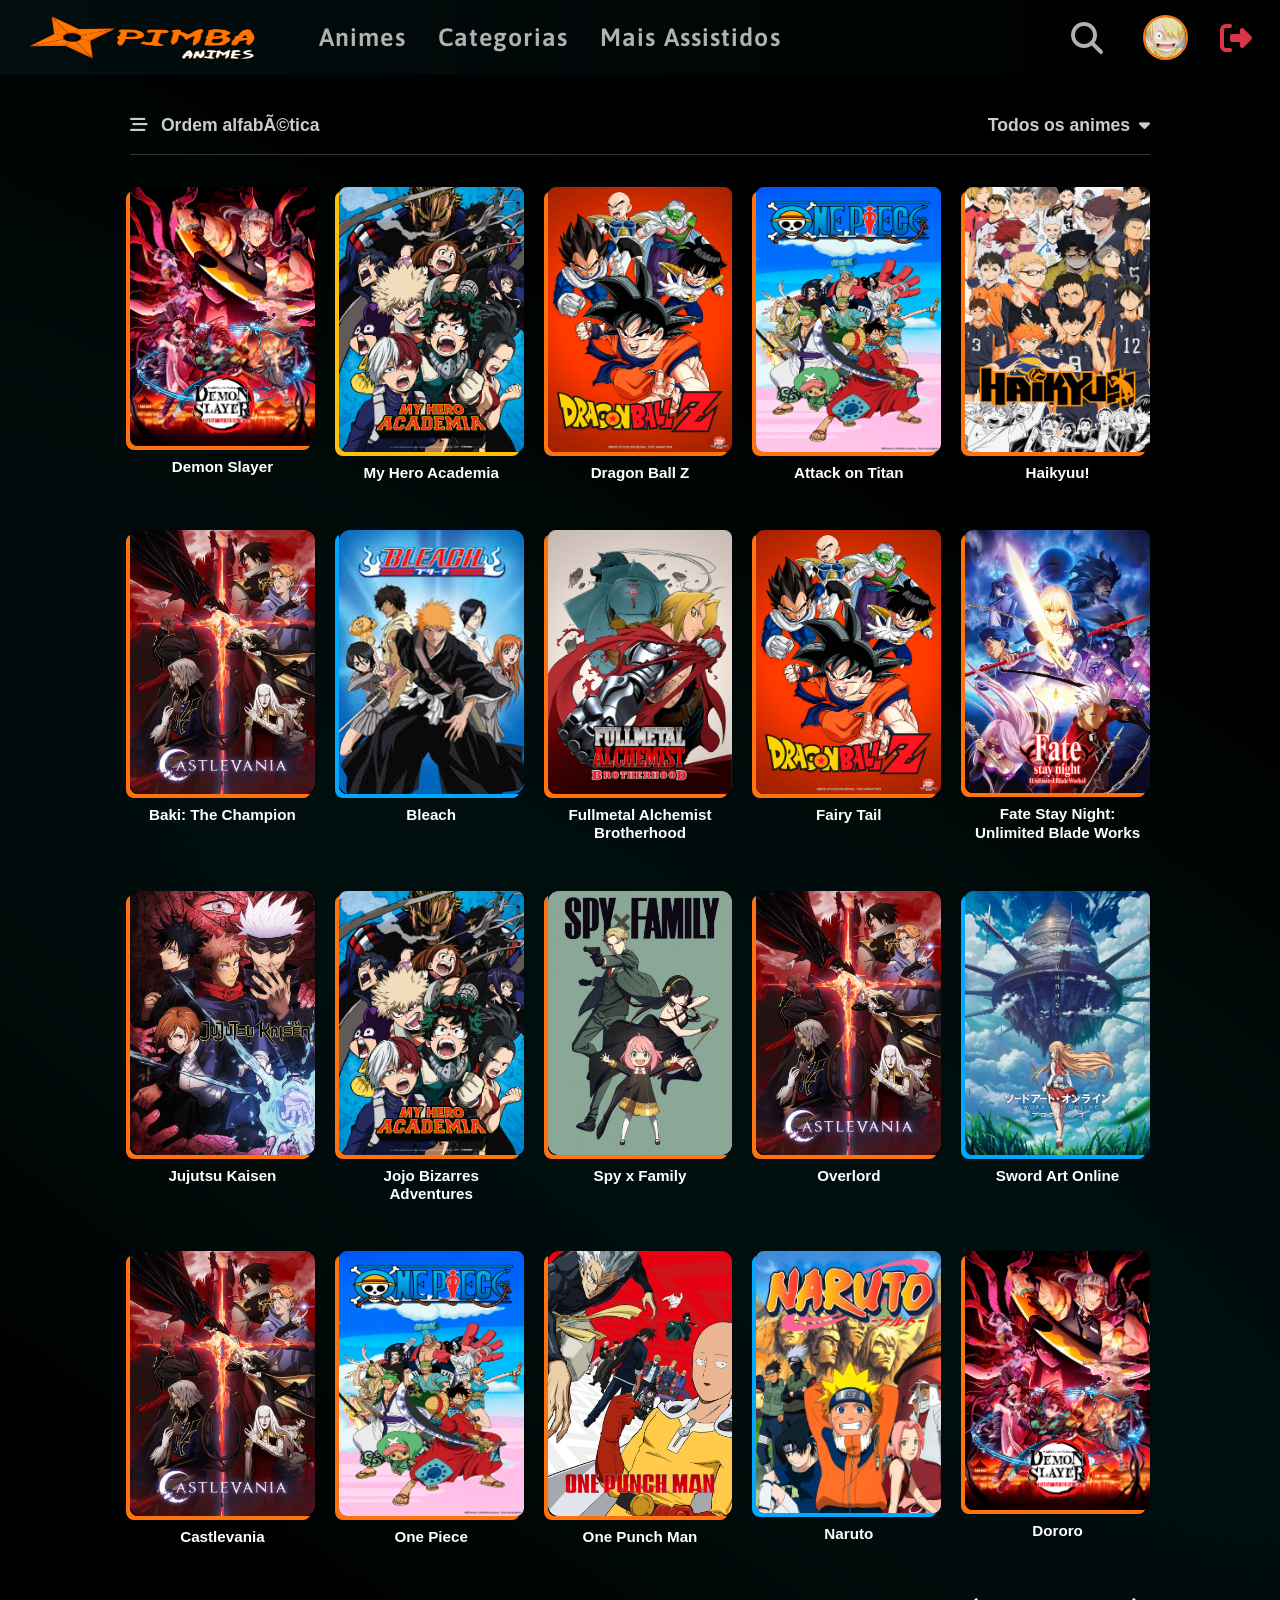
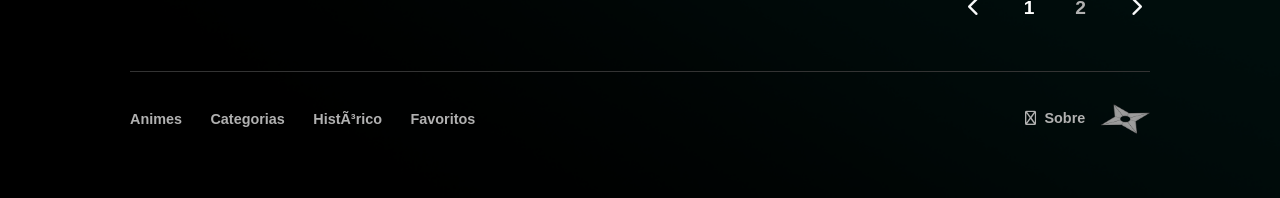
<file: animes.html>
<!DOCTYPE html>
<html lang="pt-br">
  <head>
    <meta charset="Latin1" />
    <meta http-equiv="X-UA-Compatible" content="IE=edge" />
    <meta name="viewport" content="width=device-width, initial-scale=1.0" />

    <title>Pimba Animes - Catálogo</title>
    <link rel="icon" href="imagens/icone" />
    <link rel="stylesheet" href="css/bootstrap.css" />
    <link rel="stylesheet" href="https://cdnjs.cloudflare.com/ajax/libs/font-awesome/6.4.0/css/all.min.css" integrity="sha512-iecdLmaskl7CVkqkXNQ/ZH/XLlvWZOJyj7Yy7tcenmpD1ypASozpmT/E0iPtmFIB46ZmdtAc9eNBvH0H/ZpiBw==" crossorigin="anonymous" referrerpolicy="no-referrer" />
    <link rel="stylesheet" type="text/css" href="css/pimbaAnimes.css" media="screen" />
    <link href="//db.onlinewebfonts.com/c/ecc8f49ca2217d594cec3e5f66a8b73a?family=CocoSharpL-Regular" rel="stylesheet" type="text/css"/>
  </head>
  <body class="fw-bold" style="font-family: sans-serif; background-image: url(imagens/background-image.png); box-shadow: inset 0px 4px 4px 1160px rgba(0, 0, 0, 0.75);">

    <!-- Navbar -->
    <div>
      <header class="container-fluid navbar navbar-expand-xl fixed-top">
         <a href="index.html" class="ps-3">
            <img class="navbar-brand" src="imagens/Logo3.png" alt="">
          </a>
        <button class="navbar-toggler" type="button" data-bs-toggle="collapse" data-bs-target="#navbar">
          <span class="navbar-toggler-icon fa fa-bars"></span>
        </button> 
       
          <ul id="navbar" class="navbar-nav collapse navbar-collapse">
            <li class="nav-item back-color-item px-2">
              <a class="nav-link" href="animes.html">Animes</a>
            </li>
            <li class="nav-item back-color-item px-2">
              <a class="nav-link" href="#">Categorias</a>
            </li>
            <li class="nav-item back-color-item px-2">
              <a class="nav-link" href="#">Mais Assistidos</a>
            </li>
          </ul>
          
          <ul class="navbar-nav">
              <li class="nav-item hoverl px-3">
              <a class="fa-solid fa-magnifying-glass fa-2x" href="pesquisa.html"></a>
            </li>
  
            <li class="nav-item px-3 d-flex align-items-center">
                <a class="nav-link p-0" href="perfil.html" style="border: none;" title="Meu Perfil">
                    <img src="imagens/icon test.jfif" alt="Avatar" style="width: 45px; height: 45px; border-radius: 50%; object-fit: cover; border: 2px solid #ff730f;">
                </a>
            </li>
            <li class="nav-item hoverl px-3 d-flex align-items-center">
                <a class="fa-solid fa-right-from-bracket fa-2x" href="login.html" title="Sair" style="color: #dc3545; cursor: pointer; text-decoration: none; transition: color 0.2s;" onmouseover="this.style.color='#ff730f'" onmouseout="this.style.color='#dc3545'"></a>
            </li>
          </ul>
        </header>
    </div>

    <!-- Estilos Específicos do Catálogo -->
    <style>
        .anime-item {
            display: flex;
            flex-direction: column;
            transition: transform 0.2s;
            text-decoration: none !important;
        }
        .anime-item:hover {
            transform: translateY(-5px);
        }
        .img-shadow {
            border-radius: 8px;
            width: 100%;
            height: auto;
            object-fit: cover;
            margin-bottom: 12px;
        }
        .shadow-orange { box-shadow: -4px 4px 0px #ff730f; }
        .shadow-blue { box-shadow: -4px 4px 0px #00a8ff; }
        .shadow-yellow { box-shadow: -4px 4px 0px #ffc107; }
        
        .anime-title-mockup {
            color: #fff;
            font-size: 0.95rem;
            font-weight: bold;
            text-align: center;
            margin: 0;
            line-height: 1.2;
        }
        .top-bar-mockup {
            color: #b1b1b1;
            font-size: 1.1rem;
            padding-bottom: 1rem;
            border-bottom: 1px solid #333;
            margin-bottom: 2rem;
        }
        .paginar .numeros div {
            color: #b1b1b1;
            transition: color 0.2s;
        }
        .paginar .numeros div:hover {
            color: #fff !important;
        }
        .paginar .numeros .num-ativo {
            color: #fff !important;
        }
        /* Footer Minimalista */
        .minimal-footer {
            border-top: 1px solid #333;
            padding-top: 2rem;
            margin-top: 3rem;
            margin-bottom: 2rem;
        }
        .minimal-footer a {
            color: #b1b1b1;
            text-decoration: none;
            margin-right: 1.5rem;
            font-size: 0.9rem;
            transition: color 0.2s;
        }
        .minimal-footer a:hover {
            color: #ff730f;
        }
        /* Skeleton Animation */
        @keyframes skeleton-loading {
            0% { background-color: #2a2a2a; }
            50% { background-color: #3d3d3d; }
            100% { background-color: #2a2a2a; }
        }
        .skeleton-img {
            width: 100%;
            aspect-ratio: 2/3;
            border-radius: 8px;
            margin-bottom: 12px;
            animation: skeleton-loading 1.2s infinite ease-in-out;
        }
        .skeleton-text {
            width: 80%;
            height: 18px;
            border-radius: 4px;
            margin: 0 auto;
            animation: skeleton-loading 1.2s infinite ease-in-out;
        }
    </style>

    <!-- Conteúdo Principal -->
    <div class="margem-lateral" style="padding-top: 7rem; padding-bottom: 2rem;">
        
        <div class="d-flex justify-content-between align-items-center top-bar-mockup">
            <div style="cursor: pointer; font-weight: bold; color: #ccc;">
                <i class="fa-solid fa-bars-staggered me-2"></i> Ordem alfabética
            </div>
            <div style="cursor: pointer; font-weight: bold; color: #ccc;">
                Todos os animes <i class="fa-solid fa-caret-down ms-1"></i>
            </div>
        </div>
        
        <div id="pagination">
            <div id="lista-anime" class="row row-cols-5 lista-anime gx-4 gy-5">
                <!-- 25 Dummy Cards -->
                <!-- Row 1 -->
                <div class="col anime-item-container">
                  <a href="anime.html" class="anime-item">
                    <img class="img-shadow shadow-orange" src="imagens/DEMONSLAYER.png" alt="Demon Slayer">
                    <p class="anime-title-mockup">Demon Slayer</p>
                  </a>
                </div>
                <div class="col anime-item-container">
                  <a href="anime.html" class="anime-item">
                    <img class="img-shadow shadow-yellow" src="imagens/BokuNoHero.png" alt="My Hero Academia">
                    <p class="anime-title-mockup">My Hero Academia</p>
                  </a>
                </div>
                <div class="col anime-item-container">
                  <a href="anime.html" class="anime-item">
                    <img class="img-shadow shadow-orange" src="imagens/DBZ.png" alt="Dragon Ball Z">
                    <p class="anime-title-mockup">Dragon Ball Z</p>
                  </a>
                </div>
                <div class="col anime-item-container">
                  <a href="anime.html" class="anime-item">
                    <img class="img-shadow shadow-orange" src="imagens/OP.png" alt="Attack on Titan (Proxy)">
                    <p class="anime-title-mockup">Attack on Titan</p>
                  </a>
                </div>
                <div class="col anime-item-container">
                  <a href="anime.html" class="anime-item">
                    <img class="img-shadow shadow-orange" src="imagens/HAIKYU.png" alt="Haikyuu!">
                    <p class="anime-title-mockup">Haikyuu!</p>
                  </a>
                </div>

                <!-- Row 2 -->
                <div class="col anime-item-container">
                  <a href="anime.html" class="anime-item">
                    <img class="img-shadow shadow-orange" src="imagens/Castlevania.png" alt="Baki">
                    <p class="anime-title-mockup">Baki: The Champion</p>
                  </a>
                </div>
                <div class="col anime-item-container">
                  <a href="anime.html" class="anime-item">
                    <img class="img-shadow shadow-blue" src="imagens/Bleach.png" alt="Bleach">
                    <p class="anime-title-mockup">Bleach</p>
                  </a>
                </div>
                <div class="col anime-item-container">
                  <a href="anime.html" class="anime-item">
                    <img class="img-shadow shadow-orange" src="imagens/FULLMETAL.png" alt="FMA">
                    <p class="anime-title-mockup">Fullmetal Alchemist<br>Brotherhood</p>
                  </a>
                </div>
                <div class="col anime-item-container">
                  <a href="anime.html" class="anime-item">
                    <img class="img-shadow shadow-orange" src="imagens/DBZ.png" alt="Fairy Tail">
                    <p class="anime-title-mockup">Fairy Tail</p>
                  </a>
                </div>
                <div class="col anime-item-container">
                  <a href="anime.html" class="anime-item">
                    <img class="img-shadow shadow-orange" src="imagens/FATE.png" alt="Fate">
                    <p class="anime-title-mockup">Fate Stay Night:<br>Unlimited Blade Works</p>
                  </a>
                </div>

                <!-- Row 3 -->
                <div class="col anime-item-container">
                  <a href="anime.html" class="anime-item">
                    <img class="img-shadow shadow-orange" src="imagens/Jujutsu.png" alt="Jujutsu Kaisen">
                    <p class="anime-title-mockup">Jujutsu Kaisen</p>
                  </a>
                </div>
                <div class="col anime-item-container">
                  <a href="anime.html" class="anime-item">
                    <img class="img-shadow shadow-orange" src="imagens/BokuNoHero.png" alt="Jojo">
                    <p class="anime-title-mockup">Jojo Bizarres<br>Adventures</p>
                  </a>
                </div>
                <div class="col anime-item-container">
                  <a href="anime.html" class="anime-item">
                    <img class="img-shadow shadow-orange" src="imagens/Spy.png" alt="Spy x Family">
                    <p class="anime-title-mockup">Spy x Family</p>
                  </a>
                </div>
                <div class="col anime-item-container">
                  <a href="anime.html" class="anime-item">
                    <img class="img-shadow shadow-orange" src="imagens/Castlevania.png" alt="Overlord">
                    <p class="anime-title-mockup">Overlord</p>
                  </a>
                </div>
                <div class="col anime-item-container">
                  <a href="anime.html" class="anime-item">
                    <img class="img-shadow shadow-blue" src="imagens/SAO.png" alt="SAO">
                    <p class="anime-title-mockup">Sword Art Online</p>
                  </a>
                </div>

                <!-- Row 4 -->
                <div class="col anime-item-container">
                  <a href="anime.html" class="anime-item">
                    <img class="img-shadow shadow-orange" src="imagens/Castlevania.png" alt="Castlevania">
                    <p class="anime-title-mockup">Castlevania</p>
                  </a>
                </div>
                <div class="col anime-item-container">
                  <a href="anime.html" class="anime-item">
                    <img class="img-shadow shadow-orange" src="imagens/OP.png" alt="One Piece">
                    <p class="anime-title-mockup">One Piece</p>
                  </a>
                </div>
                <div class="col anime-item-container">
                  <a href="anime.html" class="anime-item">
                    <img class="img-shadow shadow-orange" src="imagens/OnePunchMan.png" alt="One Punch Man">
                    <p class="anime-title-mockup">One Punch Man</p>
                  </a>
                </div>
                <div class="col anime-item-container">
                  <a href="anime.html" class="anime-item">
                    <img class="img-shadow shadow-blue" src="imagens/NARUTO.png" alt="Naruto">
                    <p class="anime-title-mockup">Naruto</p>
                  </a>
                </div>
                <div class="col anime-item-container">
                  <a href="anime.html" class="anime-item">
                    <img class="img-shadow shadow-orange" src="imagens/DEMONSLAYER.png" alt="Dororo">
                    <p class="anime-title-mockup">Dororo</p>
                  </a>
                </div>

                <!-- Page 2 items -->
                <div class="col anime-item-container">
                  <a href="anime.html" class="anime-item">
                    <img class="img-shadow shadow-orange" src="imagens/FULLMETAL.png" alt="Death Note">
                    <p class="anime-title-mockup">Death Note</p>
                  </a>
                </div>
                <div class="col anime-item-container">
                  <a href="anime.html" class="anime-item">
                    <img class="img-shadow shadow-orange" src="imagens/Jujutsu.png" alt="Hunter x Hunter">
                    <p class="anime-title-mockup">Hunter x Hunter</p>
                  </a>
                </div>
                <div class="col anime-item-container">
                  <a href="anime.html" class="anime-item">
                    <img class="img-shadow shadow-orange" src="imagens/Bleach.png" alt="Tokyo Ghoul">
                    <p class="anime-title-mockup">Tokyo Ghoul</p>
                  </a>
                </div>
                <div class="col anime-item-container">
                  <a href="anime.html" class="anime-item">
                    <img class="img-shadow shadow-orange" src="imagens/FATE.png" alt="Black Clover">
                    <p class="anime-title-mockup">Black Clover</p>
                  </a>
                </div>
                <div class="col anime-item-container">
                  <a href="anime.html" class="anime-item">
                    <img class="img-shadow shadow-blue" src="imagens/SAO.png" alt="Evangelion">
                    <p class="anime-title-mockup">Evangelion</p>
                  </a>
                </div>
            </div>
        </div>    
            
        <div class="paginar justify-content-end text-light mt-5" style="display: flex; gap: 15px; font-size: 1.2rem; font-weight: bold; align-items: center;">
            <div class="first" style="cursor: pointer; display: none;">&lt;&lt;</div>
            <div class="prev" style="cursor: pointer;"><i class="fa-solid fa-chevron-left"></i></div>
            <div style="display: flex; gap: 15px;" class="numeros">1</div>
            <div class="next" style="cursor: pointer;"><i class="fa-solid fa-chevron-right"></i></div>
            <div class="last" style="cursor: pointer; display: none;">&gt;&gt;</div>
        </div>

        <!-- Rodapé Minimalista Integrado na Página -->
        <div class="minimal-footer d-flex justify-content-between align-items-center">
            <div>
                <a href="animes.html">Animes</a>
                <a href="#">Categorias</a>
                <a href="historico.html">Histórico</a>
                <a href="favoritos.html">Favoritos</a>
            </div>
            <div style="display: flex; align-items: center; gap: 15px;">
                <a href="#" style="margin: 0;"><i class="fa-regular fa-circle-info me-1"></i> Sobre</a>
                <img src="imagens/icon-footer.png" alt="Logo" style="height: 30px;">
            </div>
        </div>
    </div> 

    <!-- Script Original Modificado -->
    <script src="js/bootstrap.bundle.min.js"></script>
    <script>
      function openPerf() {
          document.getElementById("mySidenav").style.width = "250px";
      }
      
      function closeNav() {
          document.getElementById("mySidenav").style.width = "0px";
      }

      // Lógica de Paginação dos Animes
      // Mudamos a classe alvo de .card para .anime-item-container para não conflitar
      const listaAnimeAr = document.querySelectorAll('.anime-item-container');
      const listaAnime = Array.from(listaAnimeAr);

      let porPag = 20;

      const state = {
          page: 1,    
          totalPage: Math.ceil(listaAnime.length / porPag),
          btnsVisi: 5
      };

      const html = {
          get(element){
              return document.querySelector(element);
          }
      };

      const controls = {
          next(){
              state.page++;
              if(state.page > state.totalPage){
                 state.page--;
              }
          },
          prev(){
              state.page--;
              if (state.page < 1) {
                  state.page++;
              }
          },
          goTo(page){
              if (page < 1){
                  page = 1;
              }
              if(page > state.totalPage){
                  page = state.totalPage;
              }
              state.page = +page;
          },
          createListeners(){
              html.get('.first').addEventListener('click', () => {
                controls.goTo(1);  
                 atualiza();
              });
              html.get('.last').addEventListener('click', () => {
                controls.goTo(state.totalPage);  
                 atualiza();
              });
              html.get('.next').addEventListener('click', () => {
                  controls.next();
                  atualiza();
              });
              html.get('.prev').addEventListener('click', () => {
                  controls.prev();
                  atualiza();
              });
          }
      };

      const lista = {
          create(item){
              html.get('.lista-anime').appendChild(item);
          },
          update(){
              const container = html.get('.lista-anime');
              container.innerHTML = '';
              
              // Skeleton Loading Simulação
              for(let i = 0; i < porPag; i++) {
                  const skeleton = document.createElement('div');
                  skeleton.className = 'col anime-item-container skeleton-box';
                  skeleton.innerHTML = `
                      <div class="anime-item" style="cursor: default; transform: none;">
                          <div class="skeleton-img"></div>
                          <div class="skeleton-text"></div>
                      </div>
                  `;
                  container.appendChild(skeleton);
              }

              // Simula atraso da rede (1.2s)
              setTimeout(() => {
                  // Limpar Skeletons se não houver troca de página concorrente
                  container.innerHTML = '';
                  const page = state.page - 1;
                  let start = page * porPag;
                  let end = start + porPag;
                  let paginados = listaAnime.slice(start, end);
                  
                  paginados.forEach(lista.create);
              }, 1200);
          }
      };

      const btns = {
          element: html.get('.paginar .numeros'),
          create(numero){
              const btn = document.createElement('div');
              btn.innerHTML = numero;
              btn.style.cursor = 'pointer';
              btn.style.padding = '0 5px';
              
              if(state.page == numero){
                btn.classList.add('num-ativo');
                btn.style.fontWeight = 'bold';
                btn.style.color = 'white';
              } else {
                btn.style.color = '#b1b1b1';
              }
              
               btn.addEventListener('click', (event) => {
                   const page = event.target.innerText;
                   controls.goTo(page);
                   atualiza();
               });
              
              html.get('.paginar .numeros').appendChild(btn);
          },
          update(){
              html.get('.paginar .numeros').innerHTML = "";
              const {esquerda, direita} = btns.btnsVisi();
              
              for(let page = esquerda; page <= direita; page++){
                  btns.create(page);
              }
          },
          btnsVisi(){
              const {btnsVisi} = state;
              let esquerda = (state.page - Math.floor(btnsVisi / 2));
              let direita = (state.page + Math.floor(btnsVisi / 2));
                  
              if(esquerda < 1){
                  esquerda = 1;
                  direita = btnsVisi;
              }
              
              if (direita > state.totalPage){
                  esquerda = state.totalPage - (btnsVisi - 1);
                  direita = state.totalPage;
                  if(esquerda < 1) esquerda = 1;
              }
              
              return {esquerda, direita};
          }
      };

      function atualiza(){
           lista.update();
           btns.update();
      }

      function init(){
          atualiza();
          controls.createListeners();
      }

      init();
    </script>
  </body>
</html>
</file>
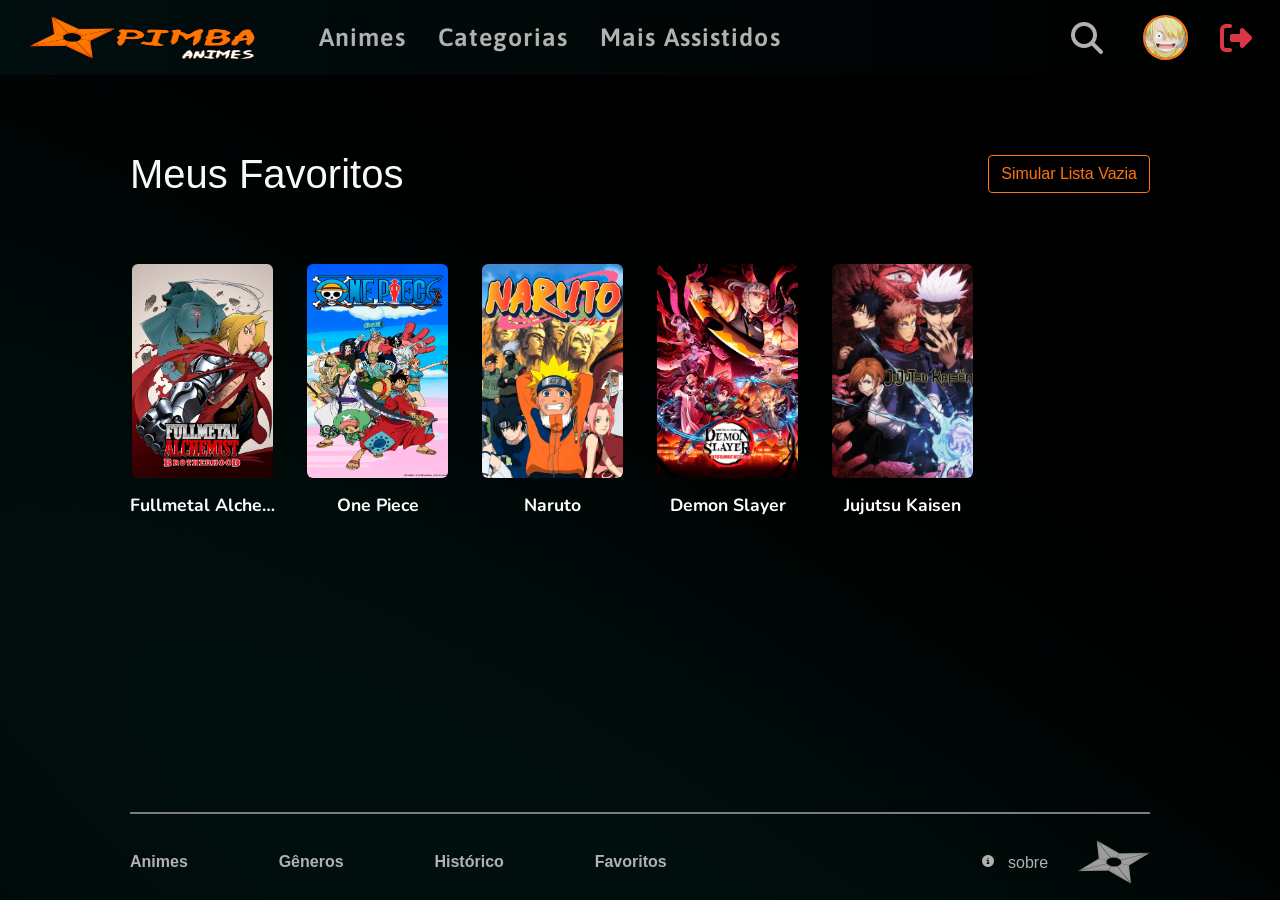
<file: favoritos.html>
<!DOCTYPE html>
<html lang="pt-br">
<head>
    <meta charset="UTF-8">
    <meta http-equiv="X-UA-Compatible" content="IE=edge">
    <meta name="viewport" content="width=device-width, initial-scale=1.0">
    <title>Pimba Animes - Favoritos</title>
    
    <link rel="icon" href="imagens/icone" />
    <link rel="stylesheet" href="css/bootstrap.css" />
    <link rel="stylesheet" href="https://cdnjs.cloudflare.com/ajax/libs/font-awesome/6.4.0/css/all.min.css" integrity="sha512-iecdLmaskl7CVkqkXNQ/ZH/XLlvWZOJyj7Yy7tcenmpD1ypASozpmT/E0iPtmFIB46ZmdtAc9eNBvH0H/ZpiBw==" crossorigin="anonymous" referrerpolicy="no-referrer" />
    <link rel="stylesheet" href="css/pimbaAnimes.css">
    <link href="//db.onlinewebfonts.com/c/ecc8f49ca2217d594cec3e5f66a8b73a?family=CocoSharpL-Regular" rel="stylesheet" type="text/css"/>
</head>
<body class="fw-bold" style="font-family: sans-serif; background-image: url(imagens/background-image.png); box-shadow: inset 0px 4px 4px 1160px rgba(0, 0, 0, 0.75);">

    <!-- Navbar -->
    <div>
      <header class="container-fluid navbar navbar-expand-xl fixed-top">
         <a href="index.html" class="ps-3">
            <img class="navbar-brand" src="imagens/Logo3.png" alt="">
          </a>
        <button class="navbar-toggler" type="button" data-bs-toggle="collapse" data-bs-target="#navbar">
          <span class="navbar-toggler-icon fa fa-bars"></span>
        </button> 
       
          <ul id="navbar" class="navbar-nav collapse navbar-collapse">
            <li class="nav-item back-color-item px-2">
              <a class="nav-link" href="animes.html">Animes</a>
            </li>
            <li class="nav-item back-color-item px-2">
              <a class="nav-link" href="#">Categorias</a>
            </li>
            <li class="nav-item back-color-item px-2">
              <a class="nav-link" href="#">Mais Assistidos</a>
            </li>
          </ul>
          
          <ul class="navbar-nav">
              <li class="nav-item hoverl px-3">
              <a class="fa-solid fa-magnifying-glass fa-2x" href="pesquisa.html"></a>
            </li>
  
            <li class="nav-item px-3 d-flex align-items-center">
                <a class="nav-link p-0" href="perfil.html" style="border: none;" title="Meu Perfil">
                    <img src="imagens/icon test.jfif" alt="Avatar" style="width: 45px; height: 45px; border-radius: 50%; object-fit: cover; border: 2px solid #ff730f;">
                </a>
            </li>
            <li class="nav-item hoverl px-3 d-flex align-items-center">
                <a class="fa-solid fa-right-from-bracket fa-2x" href="login.html" title="Sair" style="color: #dc3545; cursor: pointer; text-decoration: none; transition: color 0.2s;" onmouseover="this.style.color='#ff730f'" onmouseout="this.style.color='#dc3545'"></a>
            </li>
          </ul>
        </header>
    </div>

    <!-- Conteúdo Favoritos -->
    <div class="margem-lateral" style="margin-top: 150px; min-height: 50vh;">
        <div class="d-flex justify-content-between align-items-center mb-5">
            <h1 class="text-light m-0">Meus Favoritos</h1>
            <button id="toggleStateBtn" class="btn btn-outline-warning" style="border-color: #ff730f; color: #ff730f;">Simular Lista Vazia</button>
        </div>
        
        <!-- Estado Preenchido -->
        <div id="filledState" class="row pt-3">
            <!-- Item 1 -->
            <div class="card col-6 col-md-4 col-lg-3 col-xl-2 card-x-y">
                <a href="anime.html">
                    <img class="card-img" src="imagens/FULLMETAL.png" alt="Fullmetal Alchemist">
                    <div class="card-body">
                        <p class="card-text">Fullmetal Alchemist</p>
                    </div>
                </a>
            </div>
            <!-- Item 2 -->
            <div class="card col-6 col-md-4 col-lg-3 col-xl-2 card-x-y">
                <a href="anime.html">
                    <img class="card-img" src="imagens/OP.png" alt="One Piece">
                    <div class="card-body">
                        <p class="card-text">One Piece</p>
                    </div>
                </a>
            </div>
            <!-- Item 3 -->
            <div class="card col-6 col-md-4 col-lg-3 col-xl-2 card-x-y">
                <a href="anime.html">
                    <img class="card-img" src="imagens/NARUTO.png" alt="Naruto">
                    <div class="card-body">
                        <p class="card-text">Naruto</p>
                    </div>
                </a>
            </div>
            <!-- Item 4 -->
            <div class="card col-6 col-md-4 col-lg-3 col-xl-2 card-x-y">
                <a href="anime.html">
                    <img class="card-img" src="imagens/DEMONSLAYER.png" alt="Demon Slayer">
                    <div class="card-body">
                        <p class="card-text">Demon Slayer</p>
                    </div>
                </a>
            </div>
            <!-- Item 5 -->
            <div class="card col-6 col-md-4 col-lg-3 col-xl-2 card-x-y">
                <a href="anime.html">
                    <img class="card-img" src="imagens/Jujutsu.png" alt="Jujutsu Kaisen">
                    <div class="card-body">
                        <p class="card-text">Jujutsu Kaisen</p>
                    </div>
                </a>
            </div>
        </div>

        <!-- Estado Vazio -->
        <div id="emptyState" class="text-center" style="display: none; padding: 4rem 0;">
            <i class="fa-regular fa-heart-crack mb-4" style="font-size: 5rem; color: #ff730f; opacity: 0.8;"></i>
            <h2 class="text-light mb-3">Você ainda não tem favoritos</h2>
            <p style="color: #b1b1b1; font-size: 1.1rem;">Explore nosso catálogo e salve seus animes preferidos para assistir mais tarde.</p>
            <a href="animes.html" class="btn mt-4" style="background-color: #ff730f; color: white; padding: 10px 30px; font-weight: bold; border-radius: 25px;">Explorar Animes</a>
        </div>
    </div>

    <!-- Rodapé -->
    <div class="margem-footer pt-5" id="footer">
      <div class="borda-footer">
        <footer class="row">
          <ul class="col-6">
            <li style="padding-top: 2.25rem;">
              <a style="color: #b1b1b1; text-decoration: none;"> Animes </a>
            </li>
            <li class="footer-item">
              <a style="color: #b1b1b1; text-decoration: none;"> Gêneros </a>
            </li>
            <li class="footer-item">
              <a href="historico.html" style="color: #b1b1b1; text-decoration: none;"> Histórico </a>
            </li>
            <li class="footer-item">
              <a href="favoritos.html" style="color: #b1b1b1; text-decoration: none;"> Favoritos </a>
            </li>
          </ul>

          <ul class="col-6 justify-content-end" data-bs-toggle="modal" data-bs-target="#modalsobre" style="cursor:pointer;">
            <li class="footer-item">
              <i class="fa-solid fa-circle-info btn fa-xs" style="color: #b1b1b1"></i>
            </li>
            <li style="padding-top:2.25rem; padding-left: 0rem;" class="btn"><p style="color: #b1b1b1; margin: 0;">sobre</p></li>
            <li class="ps-3" style="padding-top: 1.65rem;"><img class="icon-footer" src="imagens/icon-footer.png" alt=""></li>
          </ul>
        </footer>
      </div>
      <div class="modal fade" id="modalsobre" tabindex="-1" role="dialog">
        <div class="modal-dialog modal-dialog-centered" role="document">
          <div class="modal-content" style="background-color: rgb(8, 8, 8)">
            <div class="modal-header border-0">
              <h4 class="text-light">Sobre</h4>
              <button type="button" class="btn-close btn-close-white" data-bs-dismiss="modal" aria-label="Fechar"></button>
            </div>
            <div class="modal-body">
              <h5 class="text-light">Contato</h5>
              <ul style="list-style-type: none; padding: 0;">
                <li class="text-light">alisson.henriquedsn@gmail.com</li>
                <li class="text-light">luisgu055789@gmail.com</li>
              </ul>
            </div>
          </div>
        </div>
      </div>
    </div>
  
    <script src="js/bootstrap.bundle.min.js"></script>
    <script>
      function openPerf() {
          document.getElementById("mySidenav").style.width = "250px";
      }
      
      function closeNav() {
          document.getElementById("mySidenav").style.width = "0px";
      }

      // Lógica para simular Empty State
      const toggleBtn = document.getElementById('toggleStateBtn');
      const filledState = document.getElementById('filledState');
      const emptyState = document.getElementById('emptyState');
      
      let isEmpty = false;

      toggleBtn.addEventListener('click', () => {
          isEmpty = !isEmpty;
          if (isEmpty) {
              filledState.style.display = 'none';
              emptyState.style.display = 'block';
              toggleBtn.textContent = 'Simular Lista Preenchida';
              toggleBtn.classList.replace('btn-outline-warning', 'btn-warning');
              toggleBtn.style.color = '#000';
          } else {
              filledState.style.display = 'flex'; // Usando flex por causa de 'row' do bootstrap
              emptyState.style.display = 'none';
              toggleBtn.textContent = 'Simular Lista Vazia';
              toggleBtn.classList.replace('btn-warning', 'btn-outline-warning');
              toggleBtn.style.color = '#ff730f';
          }
      });
    </script>
</body>
</html>
</file>
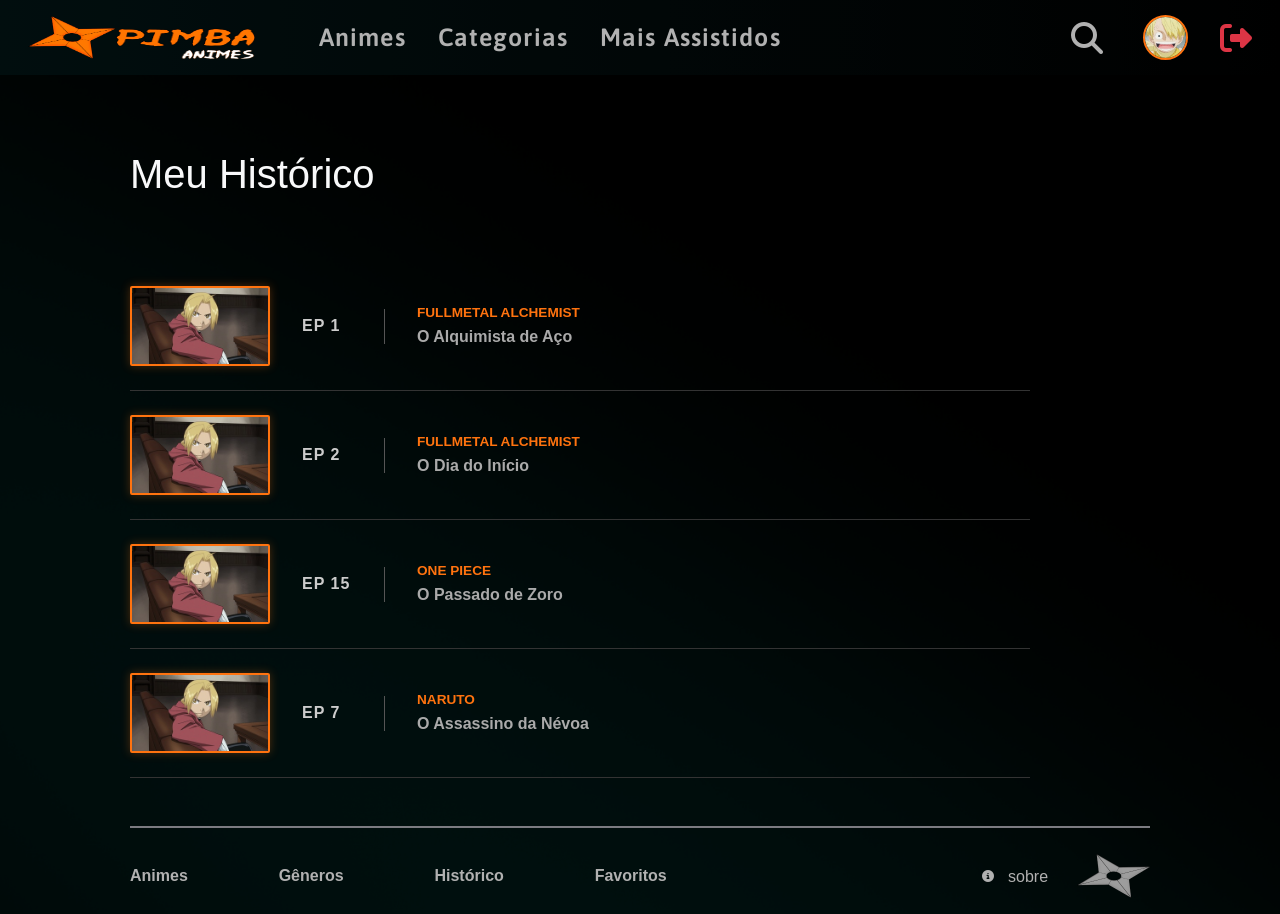
<file: historico.html>
<!DOCTYPE html>
<html lang="pt-br">
<head>
    <meta charset="UTF-8">
    <meta http-equiv="X-UA-Compatible" content="IE=edge">
    <meta name="viewport" content="width=device-width, initial-scale=1.0">
    <title>Pimba Animes - Histórico</title>
    
    <link rel="icon" href="imagens/icone" />
    <link rel="stylesheet" href="css/bootstrap.css" />
    <link rel="stylesheet" href="https://cdnjs.cloudflare.com/ajax/libs/font-awesome/6.4.0/css/all.min.css" integrity="sha512-iecdLmaskl7CVkqkXNQ/ZH/XLlvWZOJyj7Yy7tcenmpD1ypASozpmT/E0iPtmFIB46ZmdtAc9eNBvH0H/ZpiBw==" crossorigin="anonymous" referrerpolicy="no-referrer" />
    <link rel="stylesheet" href="css/pimbaAnimes.css">
    <link href="//db.onlinewebfonts.com/c/ecc8f49ca2217d594cec3e5f66a8b73a?family=CocoSharpL-Regular" rel="stylesheet" type="text/css"/>
    <style>
        .ep-list {
            display: flex;
            flex-direction: column;
            max-width: 900px;
        }
        .ep-item {
            display: flex;
            align-items: center;
            gap: 2rem;
            padding: 1.5rem 0;
            border-bottom: 1px solid #333;
            text-decoration: none;
            transition: background 0.2s;
        }
        .ep-item:hover {
            background: rgba(255, 255, 255, 0.02);
            text-decoration: none;
        }
        .ep-img {
            width: 140px;
            height: 80px;
            object-fit: cover;
            border: 2px solid #ff730f;
            border-radius: 2px;
            box-shadow: 0 0 10px rgba(255, 115, 15, 0.3);
        }
        .ep-number {
            color: #ccc;
            font-weight: bold;
            font-size: 1rem;
            white-space: nowrap;
            letter-spacing: 1px;
            min-width: 50px;
        }
        .ep-separator {
            width: 1px;
            height: 35px;
            background-color: #555;
        }
        .ep-title {
            color: #aaa;
            font-size: 1rem;
            margin: 0;
            transition: color 0.2s;
            flex: 1;
        }
        .ep-anime-name {
            color: #ff730f;
            font-size: 0.85rem;
            text-transform: uppercase;
            font-weight: bold;
            margin-bottom: 2px;
        }
        .ep-item:hover .ep-title {
            color: #fff;
        }
    </style>
</head>
<body class="fw-bold" style="font-family: sans-serif; background-image: url(imagens/background-image.png); box-shadow: inset 0px 4px 4px 1160px rgba(0, 0, 0, 0.75);">

    <!-- Navbar -->
    <div>
      <header class="container-fluid navbar navbar-expand-xl fixed-top">
         <a href="index.html" class="ps-3">
            <img class="navbar-brand" src="imagens/Logo3.png" alt="">
          </a>
        <button class="navbar-toggler" type="button" data-bs-toggle="collapse" data-bs-target="#navbar">
          <span class="navbar-toggler-icon fa fa-bars"></span>
        </button> 
       
          <ul id="navbar" class="navbar-nav collapse navbar-collapse">
            <li class="nav-item back-color-item px-2">
              <a class="nav-link" href="animes.html">Animes</a>
            </li>
            <li class="nav-item back-color-item px-2">
              <a class="nav-link" href="#">Categorias</a>
            </li>
            <li class="nav-item back-color-item px-2">
              <a class="nav-link" href="#">Mais Assistidos</a>
            </li>
          </ul>
          
          <ul class="navbar-nav">
              <li class="nav-item hoverl px-3">
              <a class="fa-solid fa-magnifying-glass fa-2x" href="pesquisa.html"></a>
            </li>
  
            <li class="nav-item px-3 d-flex align-items-center">
                <a class="nav-link p-0" href="perfil.html" style="border: none;" title="Meu Perfil">
                    <img src="imagens/icon test.jfif" alt="Avatar" style="width: 45px; height: 45px; border-radius: 50%; object-fit: cover; border: 2px solid #ff730f;">
                </a>
            </li>
            <li class="nav-item hoverl px-3 d-flex align-items-center">
                <a class="fa-solid fa-right-from-bracket fa-2x" href="login.html" title="Sair" style="color: #dc3545; cursor: pointer; text-decoration: none; transition: color 0.2s;" onmouseover="this.style.color='#ff730f'" onmouseout="this.style.color='#dc3545'"></a>
            </li>
          </ul>
        </header>
    </div>

    <!-- Conteúdo Histórico -->
    <div class="margem-lateral" style="margin-top: 150px; min-height: 50vh;">
        <h1 class="text-light mb-5">Meu Histórico</h1>
        <div class="ep-list pt-3">
            <a href="episodio.html" class="ep-item">
                <img src="imagens/ep1FULLMETALB.png" class="ep-img">
                <span class="ep-number">EP 1</span>
                <div class="ep-separator"></div>
                <div>
                    <p class="ep-anime-name">Fullmetal Alchemist</p>
                    <p class="ep-title">O Alquimista de Aço</p>
                </div>
            </a>
            <a href="episodio.html" class="ep-item">
                <img src="imagens/ep1FULLMETALB.png" class="ep-img">
                <span class="ep-number">EP 2</span>
                <div class="ep-separator"></div>
                <div>
                    <p class="ep-anime-name">Fullmetal Alchemist</p>
                    <p class="ep-title">O Dia do Início</p>
                </div>
            </a>
            <a href="episodio.html" class="ep-item">
                <img src="imagens/ep1FULLMETALB.png" class="ep-img">
                <span class="ep-number">EP 15</span>
                <div class="ep-separator"></div>
                <div>
                    <p class="ep-anime-name">One Piece</p>
                    <p class="ep-title">O Passado de Zoro</p>
                </div>
            </a>
            <a href="episodio.html" class="ep-item">
                <img src="imagens/ep1FULLMETALB.png" class="ep-img">
                <span class="ep-number">EP 7</span>
                <div class="ep-separator"></div>
                <div>
                    <p class="ep-anime-name">Naruto</p>
                    <p class="ep-title">O Assassino da Névoa</p>
                </div>
            </a>
        </div>
    </div>

    <!-- Rodapé -->
    <div class="margem-footer pt-5" id="footer">
      <div class="borda-footer">
        <footer class="row">
          <ul class="col-6">
            <li style="padding-top: 2.25rem;">
              <a style="color: #b1b1b1; text-decoration: none;"> Animes </a>
            </li>
            <li class="footer-item">
              <a style="color: #b1b1b1; text-decoration: none;"> Gêneros </a>
            </li>
            <li class="footer-item">
              <a href="historico.html" style="color: #b1b1b1; text-decoration: none;"> Histórico </a>
            </li>
            <li class="footer-item">
              <a href="favoritos.html" style="color: #b1b1b1; text-decoration: none;"> Favoritos </a>
            </li>
          </ul>

          <ul class="col-6 justify-content-end" data-bs-toggle="modal" data-bs-target="#modalsobre" style="cursor:pointer;">
            <li class="footer-item">
              <i class="fa-solid fa-circle-info btn fa-xs" style="color: #b1b1b1"></i>
            </li>
            <li style="padding-top:2.25rem; padding-left: 0rem;" class="btn"><p style="color: #b1b1b1; margin: 0;">sobre</p></li>
            <li class="ps-3" style="padding-top: 1.65rem;"><img class="icon-footer" src="imagens/icon-footer.png" alt=""></li>
          </ul>
        </footer>
      </div>
      <div class="modal fade" id="modalsobre" tabindex="-1" role="dialog">
        <div class="modal-dialog modal-dialog-centered" role="document">
          <div class="modal-content" style="background-color: rgb(8, 8, 8)">
            <div class="modal-header border-0">
              <h4 class="text-light">Sobre</h4>
              <button type="button" class="btn-close btn-close-white" data-bs-dismiss="modal" aria-label="Fechar"></button>
            </div>
            <div class="modal-body">
              <h5 class="text-light">Contato</h5>
              <ul style="list-style-type: none; padding: 0;">
                <li class="text-light">alisson.henriquedsn@gmail.com</li>
                <li class="text-light">luisgu055789@gmail.com</li>
              </ul>
            </div>
          </div>
        </div>
      </div>
    </div>
  
    <script src="js/bootstrap.bundle.min.js"></script>
    <script>
      function openPerf() {
          document.getElementById("mySidenav").style.width = "250px";
      }
      
      function closeNav() {
          document.getElementById("mySidenav").style.width = "0px";
      }
    </script>
</body>
</html>
</file>
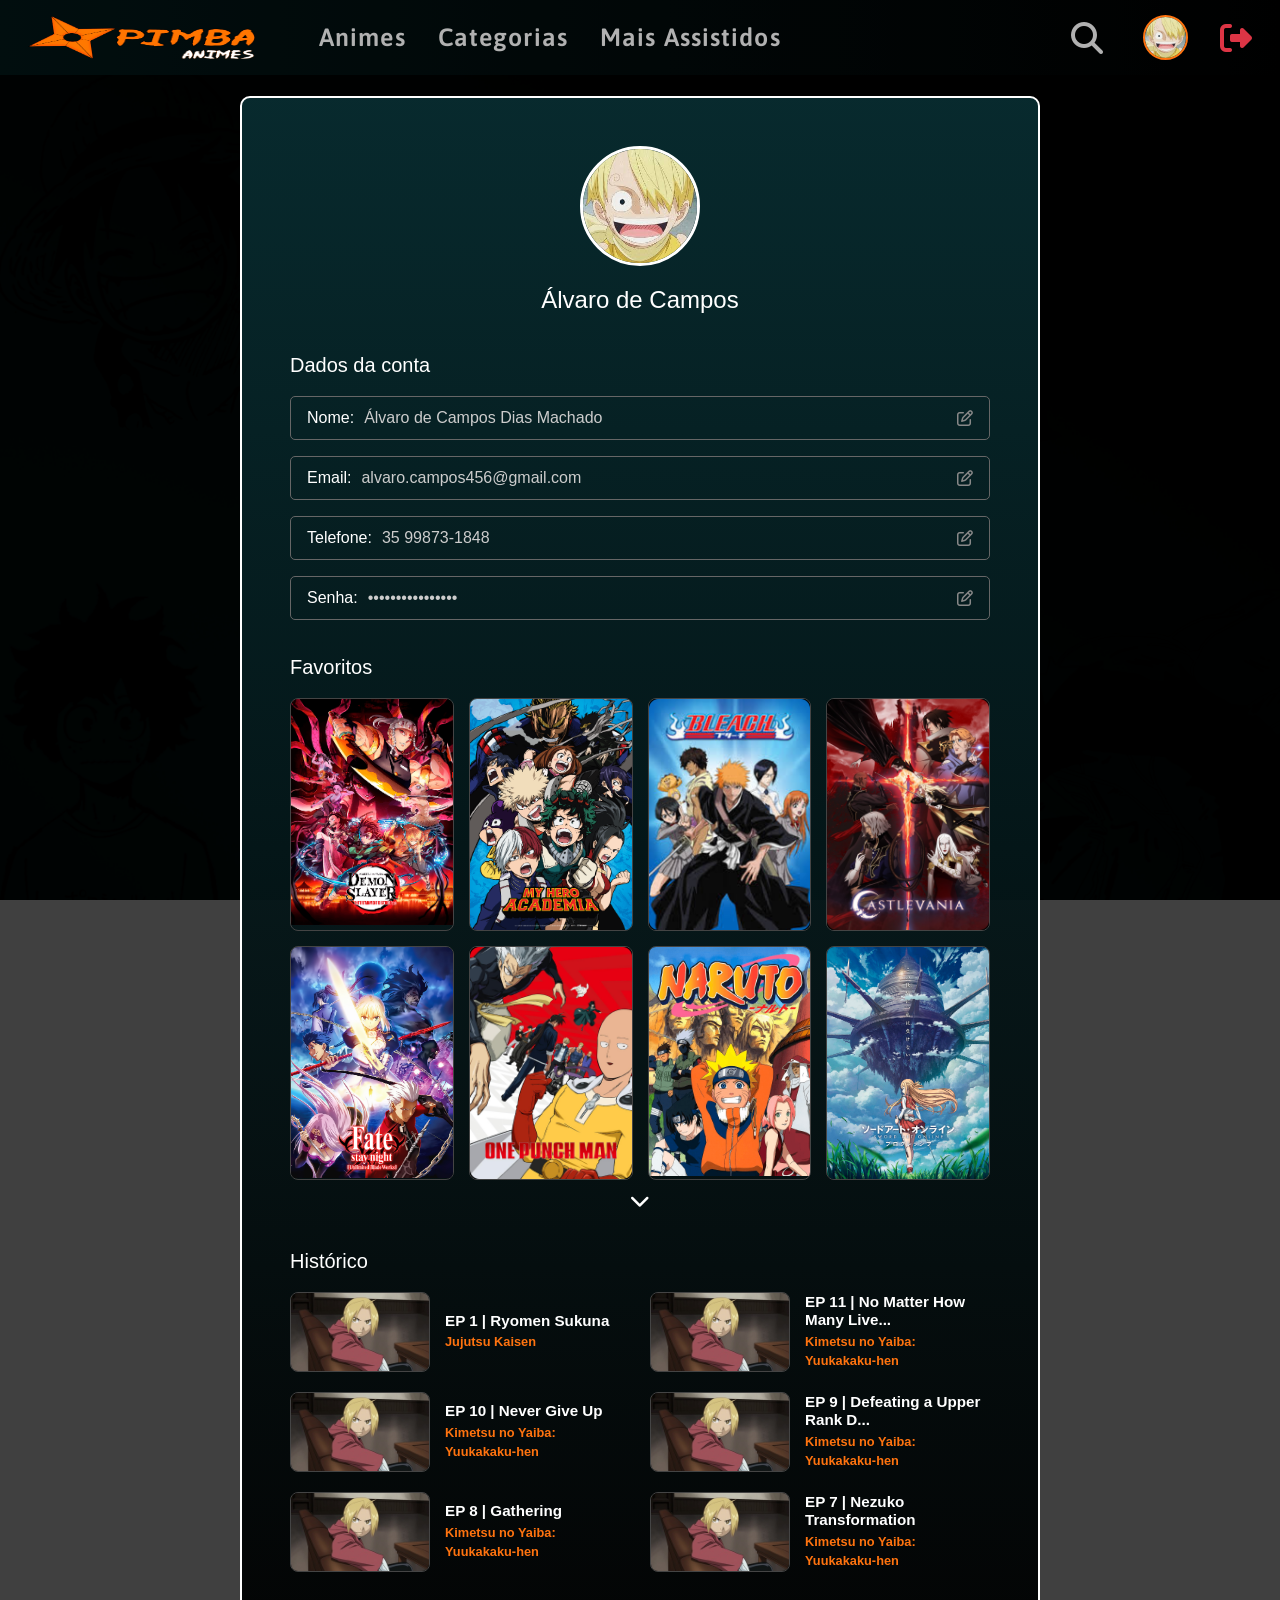
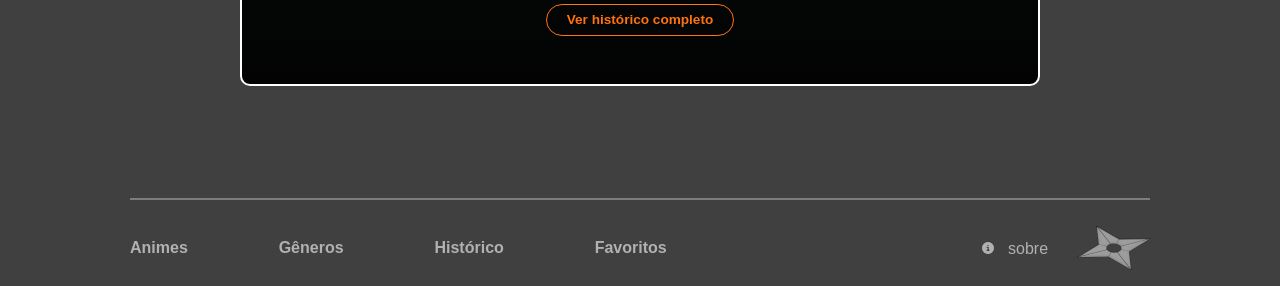
<file: perfil.html>
<!DOCTYPE html>
<html lang="pt-br">
<head>
    <meta charset="UTF-8">
    <meta http-equiv="X-UA-Compatible" content="IE=edge">
    <meta name="viewport" content="width=device-width, initial-scale=1.0">
    <title>Pimba Animes - Perfil</title>
    
    <link rel="icon" href="imagens/icone" />
    <link rel="stylesheet" href="css/bootstrap.css" />
    <link rel="stylesheet" href="https://cdnjs.cloudflare.com/ajax/libs/font-awesome/6.4.0/css/all.min.css" integrity="sha512-iecdLmaskl7CVkqkXNQ/ZH/XLlvWZOJyj7Yy7tcenmpD1ypASozpmT/E0iPtmFIB46ZmdtAc9eNBvH0H/ZpiBw==" crossorigin="anonymous" referrerpolicy="no-referrer" />
    <link rel="stylesheet" href="css/pimbaAnimes.css">
    <link href="//db.onlinewebfonts.com/c/ecc8f49ca2217d594cec3e5f66a8b73a?family=CocoSharpL-Regular" rel="stylesheet" type="text/css"/>

    <style>
        .profile-container {
            margin-top: 6rem;
            margin-bottom: 4rem;
        }
        .profile-box {
            border: 2px solid #fff;
            border-radius: 10px;
            background: linear-gradient(180deg, rgba(8,44,48,0.95) 0%, rgba(0,0,0,0.95) 100%);
            padding: 3rem;
            max-width: 800px;
            margin: 0 auto;
            position: relative;
        }
        .profile-header {
            text-align: center;
            margin-bottom: 2rem;
        }
        .profile-avatar {
            width: 120px;
            height: 120px;
            border-radius: 50%;
            border: 3px solid #fff;
            object-fit: cover;
            margin-bottom: 1rem;
        }
        .profile-name {
            color: #fff;
            font-size: 1.5rem;
            font-weight: 500;
        }
        .section-title {
            color: #fff;
            font-size: 1.25rem;
            font-weight: 500;
            margin-top: 2rem;
            margin-bottom: 1rem;
        }
        
        /* Formulário de Dados da Conta */
        .input-group-custom {
            background-color: transparent;
            border: 1px solid #666;
            border-radius: 5px;
            margin-bottom: 1rem;
            display: flex;
            align-items: center;
            padding: 0.5rem 1rem;
        }
        .input-group-custom label {
            color: #fff;
            font-weight: 500;
            margin-right: 0.5rem;
            white-space: nowrap;
        }
        .input-group-custom input {
            background: transparent;
            border: none;
            color: #ccc;
            flex-grow: 1;
            outline: none;
        }
        .input-group-custom i {
            color: #888;
            cursor: pointer;
        }
        
        /* Grid de Favoritos */
        .fav-grid {
            display: grid;
            grid-template-columns: repeat(4, 1fr);
            gap: 15px;
        }
        .fav-item {
            border-radius: 8px;
            overflow: hidden;
            border: 1px solid #444;
            transition: transform 0.2s;
        }
        .fav-item:hover {
            transform: scale(1.05);
        }
        .fav-item img {
            width: 100%;
            height: auto;
            display: block;
        }
        .expand-icon {
            color: #fff;
            text-align: center;
            display: block;
            margin-top: 10px;
            cursor: pointer;
        }
        
        /* Grid de Histórico */
        .history-grid {
            display: grid;
            grid-template-columns: 1fr 1fr;
            gap: 20px;
        }
        .history-item {
            display: flex;
            gap: 15px;
            align-items: center;
            background: transparent;
            border-radius: 8px;
            text-decoration: none;
            transition: opacity 0.2s;
        }
        .history-item:hover {
            opacity: 0.8;
            text-decoration: none;
        }
        .history-item img {
            width: 140px;
            height: 80px;
            object-fit: cover;
            border-radius: 8px;
            border: 1px solid #444;
        }
        .history-info {
            color: #ccc;
            flex: 1;
        }
        .history-info .ep-title {
            color: #fff;
            font-size: 0.95rem;
            margin-bottom: 2px;
            line-height: 1.2;
        }
        .history-info .anime-title {
            color: #ff730f;
            font-size: 0.8rem;
            margin: 0;
        }
        
        /* Botão Histórico */
        .btn-ver-historico {
            display: block;
            width: fit-content;
            margin: 2rem auto 0;
            padding: 5px 20px;
            background: transparent;
            border: 1px solid #ff730f;
            color: #ff730f;
            border-radius: 20px;
            text-decoration: none;
            font-size: 0.85rem;
            transition: all 0.2s;
        }
        .btn-ver-historico:hover {
            background: #ff730f;
            color: #fff;
            text-decoration: none;
        }
    </style>
</head>
<body class="fw-bold" style="font-family: sans-serif; background-image: url(imagens/back-login.png); background-size: cover; background-attachment: fixed; box-shadow: inset 0px 4px 4px 1160px rgba(0, 0, 0, 0.75);">

    <!-- Navbar -->
    <div>
      <header class="container-fluid navbar navbar-expand-xl fixed-top">
         <a href="index.html" class="ps-3">
            <img class="navbar-brand" src="imagens/Logo3.png" alt="">
          </a>
        <button class="navbar-toggler" type="button" data-bs-toggle="collapse" data-bs-target="#navbar">
          <span class="navbar-toggler-icon fa fa-bars"></span>
        </button> 
       
          <ul id="navbar" class="navbar-nav collapse navbar-collapse">
            <li class="nav-item back-color-item px-2">
              <a class="nav-link" href="animes.html">Animes</a>
            </li>
            <li class="nav-item back-color-item px-2">
              <a class="nav-link" href="#">Categorias</a>
            </li>
            <li class="nav-item back-color-item px-2">
              <a class="nav-link" href="#">Mais Assistidos</a>
            </li>
          </ul>
          
          <ul class="navbar-nav">
              <li class="nav-item hoverl px-3">
              <a class="fa-solid fa-magnifying-glass fa-2x" href="pesquisa.html"></a>
            </li>
  
            <li class="nav-item px-3 d-flex align-items-center">
                <a class="nav-link p-0" href="perfil.html" style="border: none;" title="Meu Perfil">
                    <img src="imagens/icon test.jfif" alt="Avatar" style="width: 45px; height: 45px; border-radius: 50%; object-fit: cover; border: 2px solid #ff730f;">
                </a>
            </li>
            <li class="nav-item hoverl px-3 d-flex align-items-center">
                <a class="fa-solid fa-right-from-bracket fa-2x" href="login.html" title="Sair" style="color: #dc3545; cursor: pointer; text-decoration: none; transition: color 0.2s;" onmouseover="this.style.color='#ff730f'" onmouseout="this.style.color='#dc3545'"></a>
            </li>
          </ul>
        </header>
    </div>

    <!-- Conteúdo do Perfil -->
    <div class="container profile-container">
        <div class="profile-box">
            
            <div class="profile-header">
                <img src="imagens/icon test.jfif" alt="Avatar" class="profile-avatar">
                <div class="profile-name">Álvaro de Campos</div>
            </div>

            <!-- Dados da Conta -->
            <div class="section-title">Dados da conta</div>
            <div>
                <div class="input-group-custom">
                    <label>Nome:</label>
                    <input type="text" value="Álvaro de Campos Dias Machado" readonly>
                    <i class="fa-regular fa-pen-to-square"></i>
                </div>
                <div class="input-group-custom">
                    <label>Email:</label>
                    <input type="email" value="alvaro.campos456@gmail.com" readonly>
                    <i class="fa-regular fa-pen-to-square"></i>
                </div>
                <div class="input-group-custom">
                    <label>Telefone:</label>
                    <input type="text" value="35 99873-1848" readonly>
                    <i class="fa-regular fa-pen-to-square"></i>
                </div>
                <div class="input-group-custom">
                    <label>Senha:</label>
                    <input type="password" value="****************" readonly>
                    <i class="fa-regular fa-pen-to-square"></i>
                </div>
            </div>

            <!-- Favoritos -->
            <div class="section-title">Favoritos</div>
            <div class="fav-grid">
                <a href="anime.html" class="fav-item"><img src="imagens/DEMONSLAYER.png" alt="Demon Slayer"></a>
                <a href="anime.html" class="fav-item"><img src="imagens/BokuNoHero.png" alt="My Hero Academia"></a>
                <a href="anime.html" class="fav-item"><img src="imagens/Bleach.png" alt="Bleach"></a>
                <a href="anime.html" class="fav-item"><img src="imagens/Castlevania.png" alt="Castlevania"></a>
                
                <a href="anime.html" class="fav-item"><img src="imagens/FATE.png" alt="Fate"></a>
                <a href="anime.html" class="fav-item"><img src="imagens/OnePunchMan.png" alt="One Punch Man"></a>
                <a href="anime.html" class="fav-item"><img src="imagens/NARUTO.png" alt="Naruto"></a>
                <a href="anime.html" class="fav-item"><img src="imagens/SAO.png" alt="Sword Art Online"></a>
            </div>
            <a class="expand-icon"><i class="fa-solid fa-chevron-down fa-lg"></i></a>

            <!-- Histórico -->
            <div class="section-title">Histórico</div>
            <div class="history-grid">
                <!-- Esquerda -->
                <a href="episodio.html" class="history-item">
                    <img src="imagens/ep1FULLMETALB.png" alt="Episódio">
                    <div class="history-info">
                        <div class="ep-title">EP 1 | Ryomen Sukuna</div>
                        <p class="anime-title">Jujutsu Kaisen</p>
                    </div>
                </a>
                <!-- Direita -->
                <a href="episodio.html" class="history-item">
                    <img src="imagens/ep1FULLMETALB.png" alt="Episódio">
                    <div class="history-info">
                        <div class="ep-title">EP 11 | No Matter How Many Live...</div>
                        <p class="anime-title">Kimetsu no Yaiba: Yuukakaku-hen</p>
                    </div>
                </a>
                <!-- Esquerda -->
                <a href="episodio.html" class="history-item">
                    <img src="imagens/ep1FULLMETALB.png" alt="Episódio">
                    <div class="history-info">
                        <div class="ep-title">EP 10 | Never Give Up</div>
                        <p class="anime-title">Kimetsu no Yaiba: Yuukakaku-hen</p>
                    </div>
                </a>
                <!-- Direita -->
                <a href="episodio.html" class="history-item">
                    <img src="imagens/ep1FULLMETALB.png" alt="Episódio">
                    <div class="history-info">
                        <div class="ep-title">EP 9 | Defeating a Upper Rank D...</div>
                        <p class="anime-title">Kimetsu no Yaiba: Yuukakaku-hen</p>
                    </div>
                </a>
                <!-- Esquerda -->
                <a href="episodio.html" class="history-item">
                    <img src="imagens/ep1FULLMETALB.png" alt="Episódio">
                    <div class="history-info">
                        <div class="ep-title">EP 8 | Gathering</div>
                        <p class="anime-title">Kimetsu no Yaiba: Yuukakaku-hen</p>
                    </div>
                </a>
                <!-- Direita -->
                <a href="episodio.html" class="history-item">
                    <img src="imagens/ep1FULLMETALB.png" alt="Episódio">
                    <div class="history-info">
                        <div class="ep-title">EP 7 | Nezuko Transformation</div>
                        <p class="anime-title">Kimetsu no Yaiba: Yuukakaku-hen</p>
                    </div>
                </a>
            </div>
            
            <a href="historico.html" class="btn-ver-historico">Ver histórico completo</a>
            
        </div>
    </div>

    <!-- Rodapé -->
    <div class="margem-footer pt-5" id="footer">
      <div class="borda-footer">
        <footer class="row">
          <ul class="col-6">
            <li style="padding-top: 2.25rem;">
              <a style="color: #b1b1b1; text-decoration: none;"> Animes </a>
            </li>
            <li class="footer-item">
              <a style="color: #b1b1b1; text-decoration: none;"> Gêneros </a>
            </li>
            <li class="footer-item">
              <a href="historico.html" style="color: #b1b1b1; text-decoration: none;"> Histórico </a>
            </li>
            <li class="footer-item">
              <a href="favoritos.html" style="color: #b1b1b1; text-decoration: none;"> Favoritos </a>
            </li>
          </ul>

          <ul class="col-6 justify-content-end" data-bs-toggle="modal" data-bs-target="#modalsobre" style="cursor:pointer;">
            <li class="footer-item">
              <i class="fa-solid fa-circle-info btn fa-xs" style="color: #b1b1b1"></i>
            </li>
            <li style="padding-top:2.25rem; padding-left: 0rem;" class="btn"><p style="color: #b1b1b1; margin: 0;">sobre</p></li>
            <li class="ps-3" style="padding-top: 1.65rem;"><img class="icon-footer" src="imagens/icon-footer.png" alt=""></li>
          </ul>
        </footer>
      </div>
      <div class="modal fade" id="modalsobre" tabindex="-1" role="dialog">
        <div class="modal-dialog modal-dialog-centered" role="document">
          <div class="modal-content" style="background-color: rgb(8, 8, 8)">
            <div class="modal-header border-0">
              <h4 class="text-light">Sobre</h4>
              <button type="button" class="btn-close btn-close-white" data-bs-dismiss="modal" aria-label="Fechar"></button>
            </div>
            <div class="modal-body">
              <h5 class="text-light">Contato</h5>
              <ul style="list-style-type: none; padding: 0;">
                <li class="text-light">alisson.henriquedsn@gmail.com</li>
                <li class="text-light">luisgu055789@gmail.com</li>
              </ul>
            </div>
          </div>
        </div>
      </div>
    </div>
  
    <script src="js/bootstrap.bundle.min.js"></script>
    <script>
      function openPerf() {
          document.getElementById("mySidenav").style.width = "250px";
      }
      
      function closeNav() {
          document.getElementById("mySidenav").style.width = "0px";
      }
    </script>
</body>
</html>
</file>
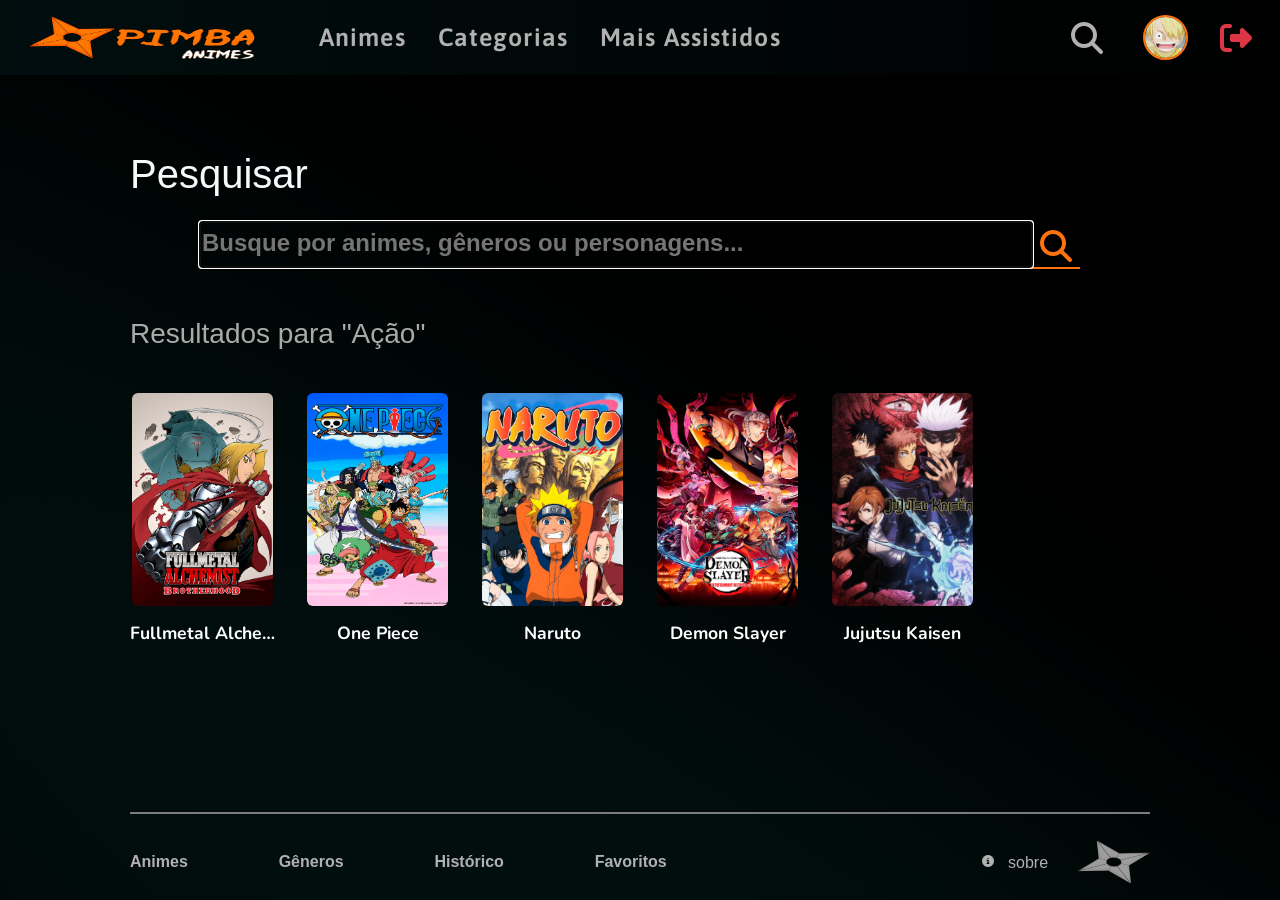
<file: pesquisa.html>
<!DOCTYPE html>
<html lang="pt-br">
<head>
    <meta charset="UTF-8">
    <meta http-equiv="X-UA-Compatible" content="IE=edge">
    <meta name="viewport" content="width=device-width, initial-scale=1.0">
    <title>Pimba Animes - Pesquisar</title>
    
    <link rel="icon" href="imagens/icone" />
    <link rel="stylesheet" href="css/bootstrap.css" />
    <link rel="stylesheet" href="https://cdnjs.cloudflare.com/ajax/libs/font-awesome/6.4.0/css/all.min.css" integrity="sha512-iecdLmaskl7CVkqkXNQ/ZH/XLlvWZOJyj7Yy7tcenmpD1ypASozpmT/E0iPtmFIB46ZmdtAc9eNBvH0H/ZpiBw==" crossorigin="anonymous" referrerpolicy="no-referrer" />
    <link rel="stylesheet" href="css/pimbaAnimes.css">
    <link href="//db.onlinewebfonts.com/c/ecc8f49ca2217d594cec3e5f66a8b73a?family=CocoSharpL-Regular" rel="stylesheet" type="text/css"/>
</head>
<body class="fw-bold" style="font-family: sans-serif; background-image: url(imagens/background-image.png); box-shadow: inset 0px 4px 4px 1160px rgba(0, 0, 0, 0.75);">

    <!-- Navbar -->
    <div>
      <header class="container-fluid navbar navbar-expand-xl fixed-top">
         <a href="index.html" class="ps-3">
            <img class="navbar-brand" src="imagens/Logo3.png" alt="">
          </a>
        <button class="navbar-toggler" type="button" data-bs-toggle="collapse" data-bs-target="#navbar">
          <span class="navbar-toggler-icon fa fa-bars"></span>
        </button> 
       
          <ul id="navbar" class="navbar-nav collapse navbar-collapse">
            <li class="nav-item back-color-item px-2">
              <a class="nav-link" href="animes.html">Animes</a>
            </li>
            <li class="nav-item back-color-item px-2">
              <a class="nav-link" href="#">Categorias</a>
            </li>
            <li class="nav-item back-color-item px-2">
              <a class="nav-link" href="#">Mais Assistidos</a>
            </li>
          </ul>
          
          <ul class="navbar-nav">
              <li class="nav-item hoverl px-3">
              <a class="fa-solid fa-magnifying-glass fa-2x" href="pesquisa.html"></a>
            </li>
  
            <li class="nav-item px-3 d-flex align-items-center">
                <a class="nav-link p-0" href="perfil.html" style="border: none;" title="Meu Perfil">
                    <img src="imagens/icon test.jfif" alt="Avatar" style="width: 45px; height: 45px; border-radius: 50%; object-fit: cover; border: 2px solid #ff730f;">
                </a>
            </li>
            <li class="nav-item hoverl px-3 d-flex align-items-center">
                <a class="fa-solid fa-right-from-bracket fa-2x" href="login.html" title="Sair" style="color: #dc3545; cursor: pointer; text-decoration: none; transition: color 0.2s;" onmouseover="this.style.color='#ff730f'" onmouseout="this.style.color='#dc3545'"></a>
            </li>
          </ul>
        </header>
    </div>

    <!-- Conteúdo Pesquisa -->
    <div class="margem-lateral" style="margin-top: 150px; min-height: 50vh;">
        <h1 class="text-light mb-4">Pesquisar</h1>
        
        <div class="search-input-wrapper mb-5" style="border-bottom: 2px solid #ff730f;">
            <input type="text" class="barra-de-pesquisa" style="background-color: transparent;" placeholder="Busque por animes, gêneros ou personagens..." autofocus>
            <i class="fa-solid fa-magnifying-glass fa-2x" style="color: #ff730f; cursor: pointer; padding-bottom: 5px;"></i>
        </div>

        <h3 class="text-light mb-4" style="color: #aaa !important;">Resultados para "Ação"</h3>
        <div class="row pt-3">
            <!-- Item 1 -->
            <div class="card col-6 col-md-4 col-lg-3 col-xl-2 card-x-y">
                <a href="anime.html">
                    <img class="card-img" src="imagens/FULLMETAL.png" alt="Fullmetal Alchemist">
                    <div class="card-body">
                        <p class="card-text">Fullmetal Alchemist</p>
                    </div>
                </a>
            </div>
            <!-- Item 2 -->
            <div class="card col-6 col-md-4 col-lg-3 col-xl-2 card-x-y">
                <a href="anime.html">
                    <img class="card-img" src="imagens/OP.png" alt="One Piece">
                    <div class="card-body">
                        <p class="card-text">One Piece</p>
                    </div>
                </a>
            </div>
            <!-- Item 3 -->
            <div class="card col-6 col-md-4 col-lg-3 col-xl-2 card-x-y">
                <a href="anime.html">
                    <img class="card-img" src="imagens/NARUTO.png" alt="Naruto">
                    <div class="card-body">
                        <p class="card-text">Naruto</p>
                    </div>
                </a>
            </div>
            <!-- Item 4 -->
            <div class="card col-6 col-md-4 col-lg-3 col-xl-2 card-x-y">
                <a href="anime.html">
                    <img class="card-img" src="imagens/DEMONSLAYER.png" alt="Demon Slayer">
                    <div class="card-body">
                        <p class="card-text">Demon Slayer</p>
                    </div>
                </a>
            </div>
            <!-- Item 5 -->
            <div class="card col-6 col-md-4 col-lg-3 col-xl-2 card-x-y">
                <a href="anime.html">
                    <img class="card-img" src="imagens/Jujutsu.png" alt="Jujutsu Kaisen">
                    <div class="card-body">
                        <p class="card-text">Jujutsu Kaisen</p>
                    </div>
                </a>
            </div>
        </div>
    </div>

    <!-- Rodapé -->
    <div class="margem-footer pt-5" id="footer">
      <div class="borda-footer">
        <footer class="row">
          <ul class="col-6">
            <li style="padding-top: 2.25rem;">
              <a style="color: #b1b1b1; text-decoration: none;"> Animes </a>
            </li>
            <li class="footer-item">
              <a style="color: #b1b1b1; text-decoration: none;"> Gêneros </a>
            </li>
            <li class="footer-item">
              <a href="historico.html" style="color: #b1b1b1; text-decoration: none;"> Histórico </a>
            </li>
            <li class="footer-item">
              <a href="favoritos.html" style="color: #b1b1b1; text-decoration: none;"> Favoritos </a>
            </li>
          </ul>

          <ul class="col-6 justify-content-end" data-bs-toggle="modal" data-bs-target="#modalsobre" style="cursor:pointer;">
            <li class="footer-item">
              <i class="fa-solid fa-circle-info btn fa-xs" style="color: #b1b1b1"></i>
            </li>
            <li style="padding-top:2.25rem; padding-left: 0rem;" class="btn"><p style="color: #b1b1b1; margin: 0;">sobre</p></li>
            <li class="ps-3" style="padding-top: 1.65rem;"><img class="icon-footer" src="imagens/icon-footer.png" alt=""></li>
          </ul>
        </footer>
      </div>
      <div class="modal fade" id="modalsobre" tabindex="-1" role="dialog">
        <div class="modal-dialog modal-dialog-centered" role="document">
          <div class="modal-content" style="background-color: rgb(8, 8, 8)">
            <div class="modal-header border-0">
              <h4 class="text-light">Sobre</h4>
              <button type="button" class="btn-close btn-close-white" data-bs-dismiss="modal" aria-label="Fechar"></button>
            </div>
            <div class="modal-body">
              <h5 class="text-light">Contato</h5>
              <ul style="list-style-type: none; padding: 0;">
                <li class="text-light">alisson.henriquedsn@gmail.com</li>
                <li class="text-light">luisgu055789@gmail.com</li>
              </ul>
            </div>
          </div>
        </div>
      </div>
    </div>
  
    <script src="js/bootstrap.bundle.min.js"></script>
    <script>
      function openPerf() {
          document.getElementById("mySidenav").style.width = "250px";
      }
      
      function closeNav() {
          document.getElementById("mySidenav").style.width = "0px";
      }
    </script>
</body>
</html>
</file>
<file: css/pimbaAnimes.css>
@import url('https://fonts.googleapis.com/css2?family=Asap:ital,wght@0,400;0,500;0,600;1,500&family=Inter&family=Nunito:wght@500;600;700&display=swap');

.sidenav {
 
  width: 0; 
  position: fixed; 

  left: 82%;
  background-color: #111; 
  overflow-x: hidden; 

}

/* The navigation menu links */
.sidenav a {
  padding: 8px 8px 8px 32px;
  text-decoration: none;
  font-size: 25px;
  color: #818181;
  display: block;
  transition: 0.3s;
}

/* When you mouse over the navigation links, change their color */
.sidenav a:hover {
  color: #f1f1f1;
}

/* Position and style the close button (top right corner) */
.sidenav .closebtn {
  position: absolute;
  top: 0;
  right: 100;
  font-size: 36px;
  margin-left: 50px;
}

/* Style page content - use this if you want to push the page content to the right when you open the side navigation */
#main {
  transition: margin-left .5s;
  padding: 20px;
}

/* On smaller screens, where height is less than 450px, change the style of the sidenav (less padding and a smaller font size) */
@media screen and (max-height: 450px) {
  .sidenav {padding-top: 15px;}
  .sidenav a {font-size: 18px;}
}



.coracap:hover{
    
        content: url(../imagens/coracao-preenchido.png)
}

/* Form Styles */
.crie-sua-conta-box {
    max-width: 600px;
    margin: 0 auto; 
    background: rgba(10, 10, 10, 0.85); 
    border: 1px solid #FF730C; 
    border-radius: 25px;
    box-shadow: 0 0 30px rgba(255, 115, 12, 0.2);
    padding-bottom: 2rem;
    backdrop-filter: blur(10px);
}

.bem-vindo-crie-sua-conta {
    border-bottom: 1px solid rgba(255, 115, 12, 0.3);
}

.bem-vindo {
    font-size: 2rem;
    text-align: center;
    font-weight: bold;
    color: #fff;
    margin: 0;
}

.crie-sua-conta {
    padding: 3rem 2rem;
}

.crie-sua-conta h1 {
    font-size: 1.8rem;
    margin-bottom: 2rem;
}

.crie-sua-conta-item {
    margin-bottom: 1.5rem;
    padding: 0 1rem !important;
    display: flex;
    flex-direction: column;
}

.crie-sua-conta-item label {
    margin-bottom: 0.5rem;
    color: #ccc;
    font-weight: 600;
    text-align: left;
}

.crie-sua-conta-input {
    background-color: rgba(255, 255, 255, 0.05);
    border: 2px solid #FF730C;
    border-radius: 8px;
    color: #fff;
    width: 100%; 
    padding: 0.75rem 1rem;
    outline: none;
    transition: box-shadow 0.3s ease;
}

.crie-sua-conta-input:focus {
    box-shadow: 0 0 10px rgba(255, 115, 12, 0.5);
}

.btn-criar-conta {
    padding: 0 !important;
    text-align: center;
    margin-top: 1rem;
}

.criar-conta {
    font-size: 1.2rem;
    font-weight: bold;
    border: none;
    color: #fff;
    background: #FF730C;
    padding: 0.75rem 3rem !important;
    border-radius: 25px;
    cursor: pointer;
    transition: transform 0.2s, box-shadow 0.2s;
}

.criar-conta:hover {
    transform: translateY(-3px);
    box-shadow: 0 5px 15px rgba(255, 115, 12, 0.4);
}

.form-link {
    display: block;
    text-align: center;
    margin-top: 1.5rem;
    color: #aaa;
    text-decoration: none;
    font-size: 0.95rem;
}
.form-link:hover {
    color: #FF730C;
    text-decoration: underline;
}


.ep-anime{
    
border-bottom:  1px solid #b1b1b1;
transform: rotate(0.05deg);
}


.paginar div{
    margin-left: 0.5rem;
    margin-right: 0.5rem;
}

.paginar{
    
    color: #b1b1b1;
    cursor: pointer;
    
    
}

.num-ativo{
    color: #FF730C;
}


.paginar{
    display: flex; justify-content: end;
}

num-ativo{
    color:#FF730C;
}

.lista-estrela{
    padding-left: 8rem;
}

.estrela{
    margin-right: 0.5rem;
    margin-top: 1.5rem;
    width: 3rem;
    cursor: pointer;
    
}

.user-anime{
    display: flex;
}

.adici-fav{
    color: #b1b1b1;
}


.favorito{
    display: flex;
    margin-top: 2rem;
}
.coracao{
    Width :45px;
    Height: 39px;
    padding-right: 0.5rem;
    cursor: pointer;
}

.paginacao-item{
    color: #b1b1b1;
    cursor: pointer;
}
.paginacao-item:hover{
    color: #fff;
}


.link-ep{
    
    display: flex;
    color: #fff;
}
.link-ep:hover{
    color: #fff;
}

.titulo-ep{
font-family: 'Asap';
font-style: normal;
font-weight: 600;
font-size: 18px;
line-height: 28px;
text-align: justify;
letter-spacing: 0.135em;
color: #b1b1b1;

}

.num-ep{
 font-family: 'Asap';
font-style: normal;
font-weight: 600;
font-size: 24px;
line-height: 28px;
text-align: justify;
border-right: solid 1px #b1b1b1 ;
color: #b1b1b1;
}

.item-lista-ep{
    display: flex;
    border-bottom: solid 1px #b1b1b1;
}

.img-lista-ep{

    width: 8rem ;
    border: 1px solid #000;
    filter: drop-shadow(4px 4px 1px rgba(255, 118, 0, 0.78));
    transform: rotate(0.15deg);
}


.episodios{
    border-top: solid 1px #FF730C;
    margin-top: 3rem;
}

.generos:hover{
    text-decoration: underline;
}

.num-episodios{
    position: absolute;
width: 270px;
height: 33px;
left: 155px;
top: 483px;

font-family: 'Inter';
font-style: normal;
font-weight: 400;
font-size: 20px;
line-height: 24px;

}



.btn-assistir{
    position: absolute;
width: 272px;
height: 62px;
left: 145px;
top: 413px;

font-family: 'Inter';
font-style: normal;
font-weight: 700;
font-size: 28px;
line-height: 34px;
display: flex;
align-items: center;
text-align: center;
    
    background-color: #FF730C;
    color: #fff;
    border-radius: 23px;
    font-family: 'Inter';
    font-weight: 700;
}

.btn-assistir:hover{
    color: #fff;
}



.footer-ul-2{
    justify-content: flex-end;
}



 .icon-footer{
     height: 44px;
     width: 4.56rem;
 }

.footer-item{
    padding-left: 5.68rem;
    padding-top: 2.25rem;
}



.titulo-ep{
    float: right;
    padding: 1.6rem;
}
.episodeo-anime{
    float: left;

}



.borda-episodeos{
    border: 1px solid #FF730C;
}

.titulo-anime{
    position: absolute;
width: 664px;
height: 160px;
left: 130px;
top: 256px;
    
    font-family: "Asap";
    position: absolute;
    font-family: 'Asap';
    font-style: normal;
    font-weight: 500;
    font-size: 6vw;
    line-height: 92px;  
    
    color: #fff;
}

.genero-anime{
    position: absolute;
width: 13.18rem;
height: 2rem;
left: 8.6875rem;
top: 19.5rem;;
font-style: normal;
font-weight: 25rem;
font-size: 1.5rem;
line-height: 1.75rem;
color: #fff;
}



body{
    background-image: url(../imagens/background.png); 
    background-size:  cover;
    box-shadow: inset 0px 4px 4px 1160px rgba(0, 0, 0, 0.65);
    display: flex;
    flex-direction: column;
    min-height: 100vh;
}


.borda-footer{
 border-top:  solid #7b7b81 0.125rem;
 margin-top: auto;
}
.borda-home-page{
    border-top: solid #ff730c 0.312rem;
}



.navbar{
   background: linear-gradient(90deg, #021718 0%, #000000 100%);
   box-shadow: inset 0px 4px 4px 1160px rgba(0, 0, 0, 0.40);

}



.nav-link{
    color: #b1b1b1;
    font-weight: 600;
    font-size: 25px;
    font-family: "Asap";
    font-style: normal;
    letter-spacing: 0.07rem;
   
    
}
.nav-item a:hover{
   
    color: #fff
        
}

.nav-item a:focus{
   color: #b1b1b1;
}

.navbar-brand{
    height: 53px;
    width: 227px;
    margin-right: 3rem;
}
.menu{
    color: chocolate;
}

.dropdown-menu[data-bs-popper] {
    top: 100%;
    left: auto;
    margin-top: 0.125rem;
    right: -15%;
    
}

.dropdown-menu{
    background-color: rgb(8, 8, 8);
    color: #b1b1b1;
    left: auto;
    right: 0%;

}

.dropdown-item{
    color: #b1b1b1;
}


.fa-magnifying-glass{
    color: #b1b1b1;
    text-decoration: none;
    padding: 0.5rem;
    
}
.navbar-toggler-icon{
    color: chocolate;
    position: relative;
}

.search-input-wrapper{
    border-bottom: 0.125rem solid #59595b;
    display: flex;
    margin: 0 auto;
    max-width: 55rem;
    transition: border-color .2s cubic-bezier(.5,0,.25,1);
}

.barra-de-pesquisa{
    text-rendering: optimizeLegibility;
    background-color: #121314;
    border: none;
    color: #fff;
    display: block;
    flex: 1 1 auto;
    font-family: Lato,Helvetica Neue,helvetica,sans-serif;
    font-size: 1.5rem;
    font-weight: 600;
    line-height: 2rem;
    padding-bottom: 0.25rem;
    padding-top: 0;
    width: 100%;
}



.logo{
    width: 70px;
    height: 70px;
}


.fa-user-circle{
    color: #b1b1b1;
    text-decoration: none;
    padding-right: 1rem;
    padding-left: 1rem;
}
.icones{
    display: flex;
    height: 58px;
    width: 58px;
    border-radius: 50%;
}
.navbar-toggler:focus{
    box-shadow: none;
}

.menu-usuario{
    padding-top: 0.75rem; 
    border-bottom: 1px;
    border-bottom: #b1b1b1;
}   

.item-menu-usuario{
    display: flex;
    margin-bottom: 0.75rem;
    padding: 0.5rem 1rem;
   
    
}
.itens-menu{
    border-top: 0.125rem solid #b1b1b1;
    padding-bottom: 0.75rem;
    padding-top: 0.75rem;
}


h4{
    font-size: 1rem;
}

.hoverl a:hover{
    color: chocolate;
}
.barra-item{
    display: flex;
  flex-direction: column;
  padding-left: 0;
  margin-bottom: 0;
  list-style: none;
}
ul{
    display: flex;
}

.carousel-imagem{

    height: 22.5rem;
    width: 100%;
}
.navbar{
    height: 4.7rem;
}
.carousel-indicators [data-bs-target]{
    border-radius: 50%;
    height: 1rem;
    width: 1rem;
    border: 3px solid #000;
    

}

.margem-lateral{
    padding-left: 8.125rem;
    padding-right: 8.125rem;
}

.lancamentos{
    padding-bottom: 2,125rem;
    font-family: "Asap";
    font-weight: 600;
}
.card{
    border: none;
    background-color: transparent !important;
    transition: transform 0.2s ease;
}

.card-x-y{
    height: auto;
    margin-bottom: 1.5rem;
}

.card-img {
    width: 100%;
    aspect-ratio: 2/3;
    object-fit: cover;
    border-radius: 8px;
    border: 2px solid transparent;
    transition: border-color 0.2s ease, box-shadow 0.2s ease;
}

.card-text{
    font-family: "Nunito", sans-serif;
    font-weight: 700;
    font-size: 1.1rem;
    margin-top: 0.75rem;
    color: #fff;
    text-align: center;
    white-space: nowrap;
    overflow: hidden;
    text-overflow: ellipsis;
}

.card-body{
    padding: 0;
    display: block;
}

a{
    text-decoration: none;
}

.bg-laranja{
    background-color: #ff730c;
}

.card:hover{
    transform: translateY(-8px);
}
.card:hover .card-img {
    border-color: #ff730c;
    box-shadow: 0 8px 20px rgba(255, 115, 12, 0.4);
}

.carousel{
    padding-top: 4.75rem;
}


.img-fluid{
    border-radius: 1rem;
}

.navbar-nav{
    background-color: transparent;
    position: relative;
}

.alinhamento-info{
    right: 100%;
}

li {
    list-style-type: none;
  }

.margem-footer{
    padding-left: 8.125rem;
    padding-right: 8.125rem;
    margin-top: auto !important;
    width: 100%;
}

.close{
    border: 0rem;
    color: #b1b1b1;
    background-color: rgb(8, 8, 8);
}

.carousel-indicators .active {
    opacity: 1;
    background-color: #ff730c;
}

/* removed redundant hover background color override */

imagem-anime{
    border-radius: 2% ;
}

.anime-informacoes{
    position: absolute;
    width: 561px;
    height: 651px;
    left: calc(50% - 561px/2 - 439.5px);
    top: calc(50% - 651px/2 - 799.5px);

    background-color: linear-gradient(90deg, #000000 0%, rgba(0, 0, 0, 0.85) 100%);
    backdrop-filter: blur(10px);
}

.anime-informacoes-titulo{
    position: absolute;
width: 620px;
height: 160px;
left: 130px;
top: 256px;
}

.btn-continuar{
color: #fff;
 border-radius: 2%;
}

.anime-informacoes-generos{
    position: absolute;
width: 211px;
height: 32px;
left: 139px;
top: 348px;

font-family: 'Asap';
font-style: normal;
font-weight: 400;
font-size: 24px;
line-height: 28px;
}
</file>
